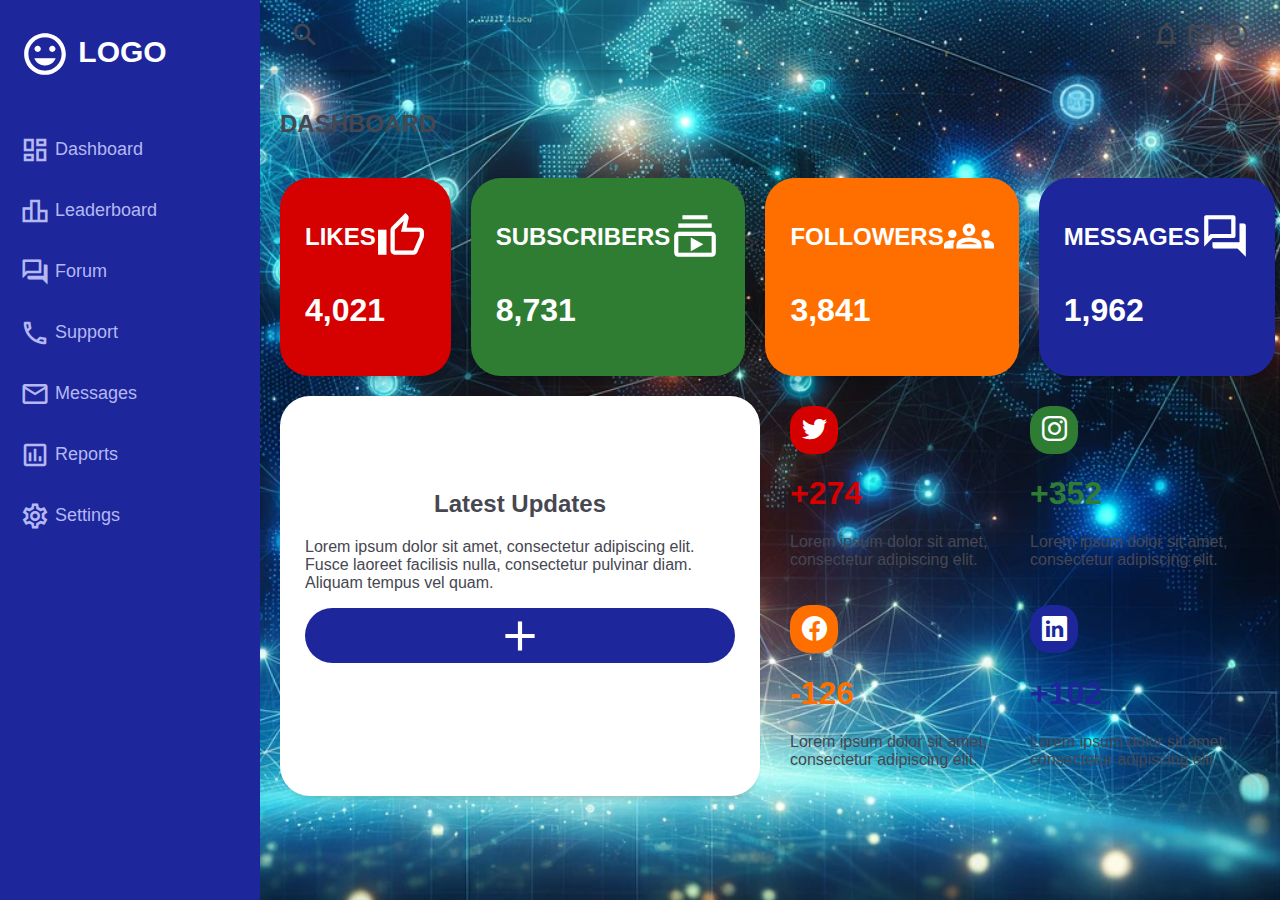
<file: social_dashboard/index.html>
<!DOCTYPE html>
<html lang="en">
  <head>
    <meta charset="utf-8" />
    <meta name="viewport" content="width=device-width,initial-scale=1.0" />
    <title>Admin Dashboard</title>

    <!-- Open Sans Font -->
    <link
      href="https://fonts.googleapis.com/css2?family=Open+Sans:wght@100;200;300;400;500;600;700;800;900&display=swap"
      rel="stylesheet"
    />

    <!-- Material Icons -->
    <link
      href="https://fonts.googleapis.com/icon?family=Material+Icons+Outlined"
      rel="stylesheet"
    />

    <!-- Bootstrap Icons -->
    <link
      rel="stylesheet"
      href="https://cdn.jsdelivr.net/npm/bootstrap-icons@1.10.3/font/bootstrap-icons.css"
    />

    <!-- Custom CSS -->
    <link rel="stylesheet" href="style.css" />
  </head>
  <body>
    <div class="grid-container">
      <!-- Header -->
      <header class="header">
        <div class="menu-icon" onclick="openSidebar()">
          <span class="material-icons-outlined">menu</span>
        </div>
        <div class="header-left">
          <span class="material-icons-outlined">search</span>
        </div>
        <div class="header-right">
          <span class="material-icons-outlined">notifications</span>
          <span class="material-icons-outlined">email</span>
          <span class="material-icons-outlined">account_circle</span>
        </div>
      </header>
      <!-- End Header -->

      <!-- Sidebar -->
      <aside id="sidebar">
        <div class="sidebar-title">
          <div class="sidebar-brand">
            <span class="material-icons-outlined">mood</span> LOGO
          </div>
          <span class="material-icons-outlined" onclick="closeSidebar()"
            >close</span
          >
        </div>

        <ul class="sidebar-list">
          <li class="sidebar-list-item">
            <a href="#">
              <span class="material-icons-outlined">dashboard</span> Dashboard
            </a>
          </li>
          <li class="sidebar-list-item">
            <a href="#">
              <span class="material-icons-outlined">leaderboard</span>
              Leaderboard
            </a>
          </li>
          <li class="sidebar-list-item">
            <a href="#">
              <span class="material-icons-outlined">forum</span> Forum
            </a>
          </li>
          <li class="sidebar-list-item">
            <a href="#">
              <span class="material-icons-outlined">phone</span> Support
            </a>
          </li>
          <li class="sidebar-list-item">
            <a href="#">
              <span class="material-icons-outlined">email</span> Messages
            </a>
          </li>
          <li class="sidebar-list-item">
            <a href="#">
              <span class="material-icons-outlined">poll</span> Reports
            </a>
          </li>
          <li class="sidebar-list-item">
            <a href="#">
              <span class="material-icons-outlined">settings</span> Settings
            </a>
          </li>
        </ul>
      </aside>
      <!-- End Sidebar -->

      <!-- Main -->
      <main class="main-container">
        <div class="main-title">
          <h2>DASHBOARD</h2>
        </div>

        <div class="main-cards">
          <div class="card">
            <div class="card-inner">
              <h2>LIKES</h2>
              <span class="material-icons-outlined">thumb_up</span>
            </div>
            <h1>4,021</h1>
          </div>

          <div class="card">
            <div class="card-inner">
              <h2>SUBSCRIBERS</h2>
              <span class="material-icons-outlined">subscriptions</span>
            </div>
            <h1>8,731</h1>
          </div>

          <div class="card">
            <div class="card-inner">
              <h2>FOLLOWERS</h2>
              <span class="material-icons-outlined">groups</span>
            </div>
            <h1>3,841</h1>
          </div>

          <div class="card">
            <div class="card-inner">
              <h2>MESSAGES</h2>
              <span class="material-icons-outlined">forum</span>
            </div>
            <h1>1,962</h1>
          </div>
        </div>

        <div class="products">
          <div class="product-card">
            <h2 class="product-description">Latest Updates</h2>
            <p class="text-secondary">
              Lorem ipsum dolor sit amet, consectetur adipiscing elit. Fusce
              laoreet facilisis nulla, consectetur pulvinar diam. Aliquam tempus
              vel quam.
            </p>
            <button type="button" class="product-button">
              <span class="material-icons-outlined">add</span>
            </button>
          </div>

          <div class="social-media">
            <div class="product">
              <div>
                <div class="product-icon background-red">
                  <i class="bi bi-twitter"></i>
                </div>
                <h1 class="text-red">+274</h1>
                <p class="text-secondary">
                  Lorem ipsum dolor sit amet, consectetur adipiscing elit.
                </p>
              </div>

              <div>
                <div class="product-icon background-green">
                  <i class="bi bi-instagram"></i>
                </div>
                <h1 class="text-green">+352</h1>
                <p class="text-secondary">
                  Lorem ipsum dolor sit amet, consectetur adipiscing elit.
                </p>
              </div>

              <div>
                <div class="product-icon background-orange">
                  <i class="bi bi-facebook"></i>
                </div>
                <h1 class="text-orange">-126</h1>
                <p class="text-secondary">
                  Lorem ipsum dolor sit amet, consectetur adipiscing elit.
                </p>
              </div>

              <div>
                <div class="product-icon background-blue">
                  <i class="bi bi-linkedin"></i>
                </div>
                <h1 class="text-blue">+102</h1>
                <p class="text-secondary">
                  Lorem ipsum dolor sit amet, consectetur adipiscing elit.
                </p>
              </div>
            </div>
          </div>
        </div>
      </main>
      <!-- End Main -->
    </div>

    <!-- Scripts -->
    <!-- Custom JS -->
    <script src="app.js"></script>
  </body>
</html>
</file>
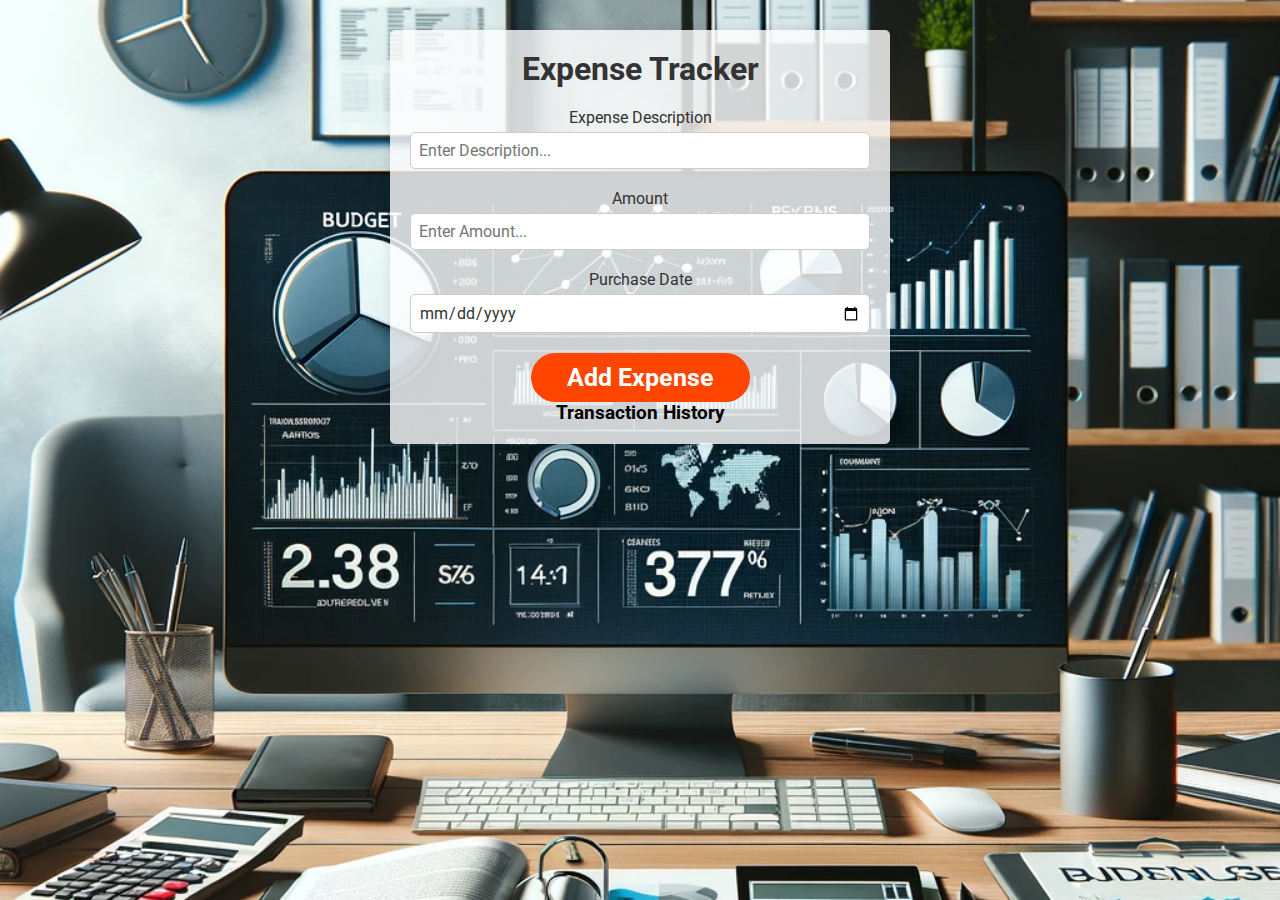
<file: Expense Tracker/expense_tracker/index.html>
<!DOCTYPE html>
<html lang="en">
  <head>
    <meta charset="UTF-8" />
    <meta name="viewport" content="width=device-width, initial-scale=1.0" />
    <title>Expense Tracker</title>
    <link rel="stylesheet" href="style.css" />
  </head>
  <body>
    <div class="container">
      <h1 class="text-center">Expense Tracker</h1>
      <form id="expense-form">
        <div class="form-control">
          <label for="text">Expense Description</label>
          <input
            type="text"
            id="text"
            placeholder="Enter Description..."
            class="text-input"
          />
        </div>
        <div class="form-control">
          <label for="amount">Amount </label>
          <input
            type="number"
            id="amount"
            placeholder="Enter Amount..."
            class="text-input"
          />
        </div>
        <div class="form-control">
          <label for="date">Purchase Date</label>
          <input type="date" id="date" class="text-input" />
        </div>
        <button class="btn btn-md">Add Expense</button>
      </form>
      <h3 class="text-center">Transaction History</h3>
      <ul id="list" class="list"></ul>
    </div>

    <script src="script.js"></script>
  </body>
</html>
</file>
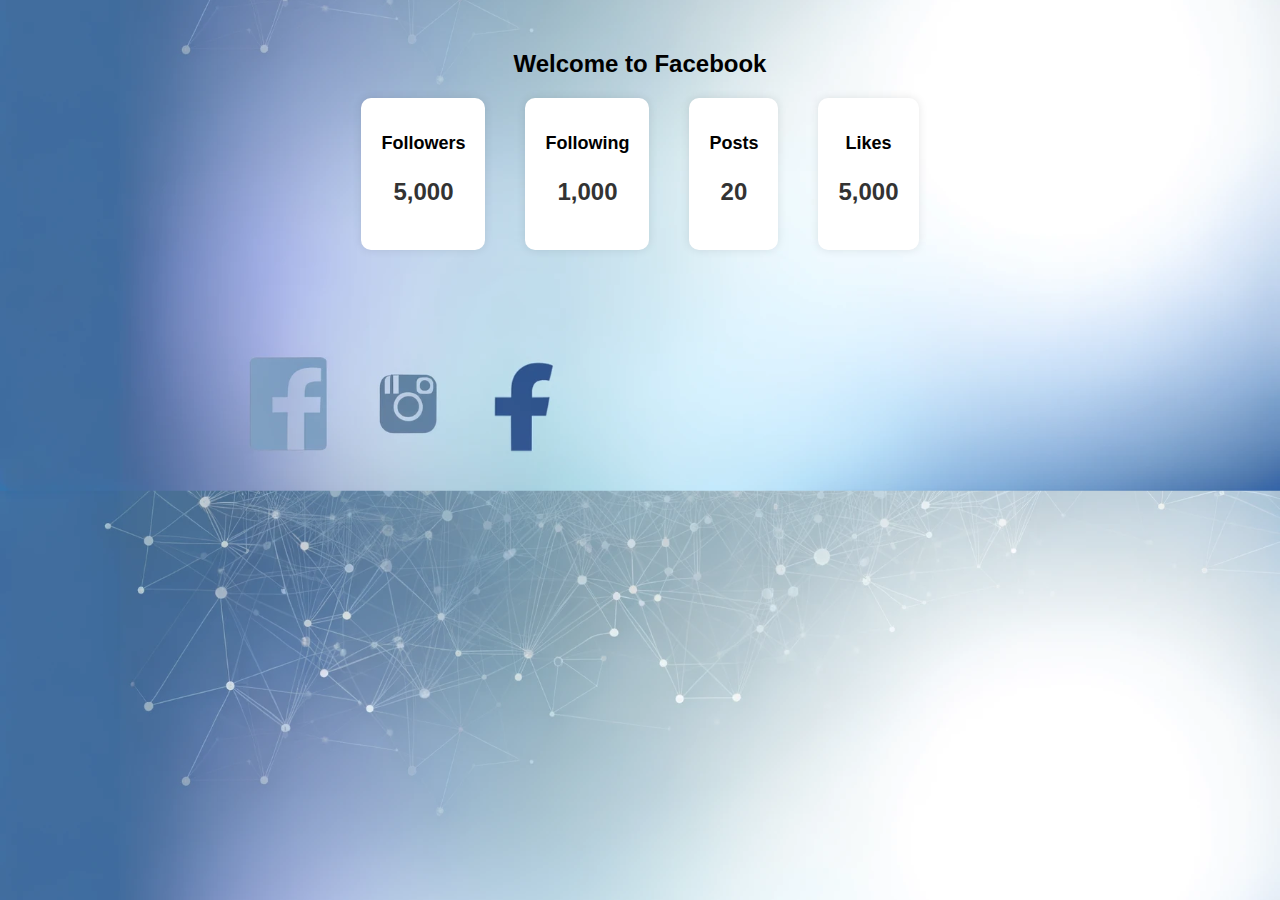
<file: social_dashboard/facebook.html>
<!DOCTYPE html>
<html lang="en">
<head>
  <meta charset="UTF-8">
  <meta name="viewport" content="width=device-width, initial-scale=1.0">
  <title>Facebook</title>
  <link rel="stylesheet" href="social.css">
</head>
<body>
  <div class="social-container">
    <h1>Welcome to Facebook</h1>
    <div class="follower-info">
      <div class="followers">
        <h2>Followers</h2>
        <p>5,000</p>
      </div>
      <div class="following">
        <h2>Following</h2>
        <p>1,000</p>
      </div>
      <div class="following">
        <h2>Posts</h2>
        <p>20</p>
      </div>
      <div class="following">
        <h2>Likes</h2>
        <p>5,000</p>
      </div
    </div>
  </div>
</body>
</html>
</file>
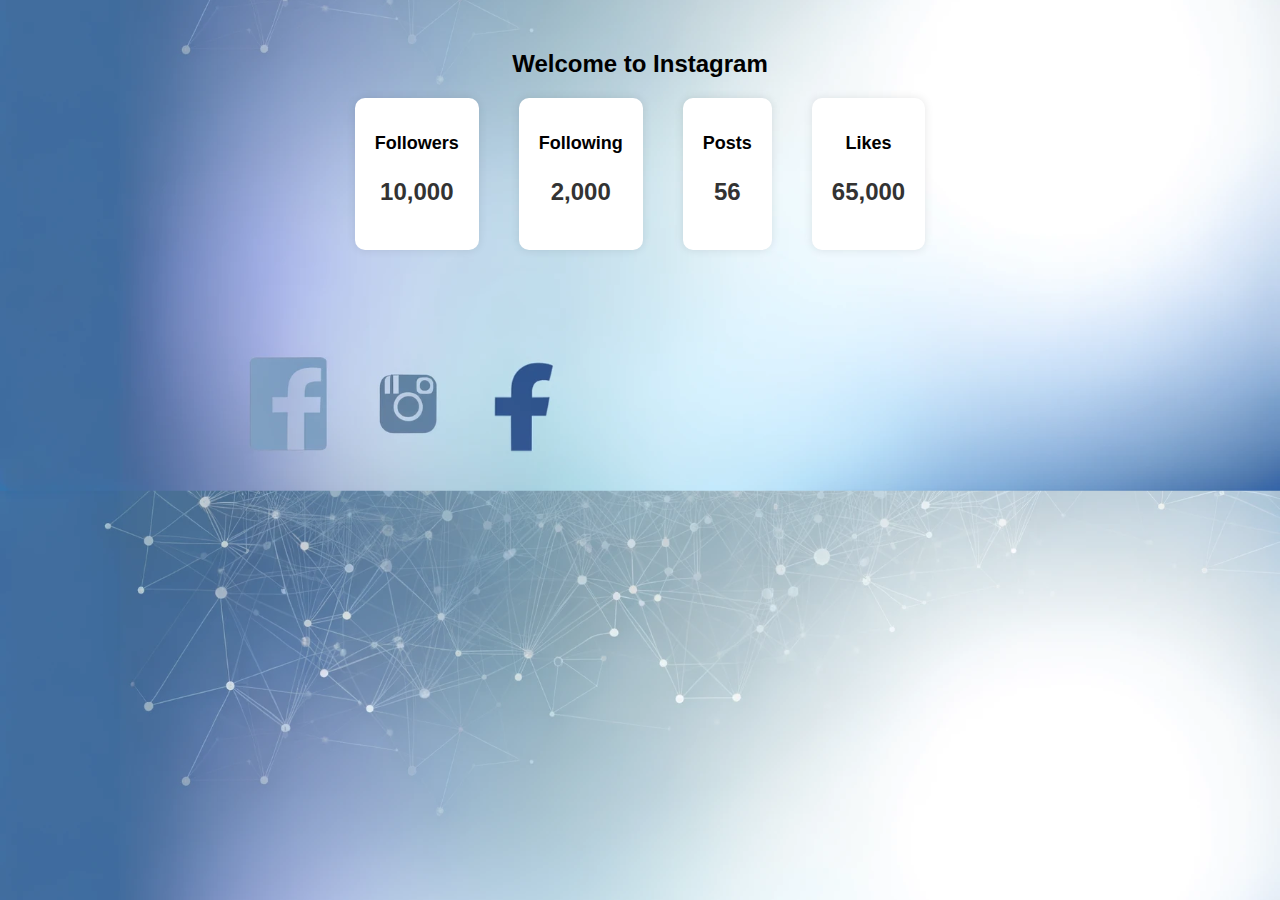
<file: social_dashboard/instagram.html>
<!DOCTYPE html>
<html lang="en">
  <head>
    <meta charset="UTF-8" />
    <meta name="viewport" content="width=device-width, initial-scale=1.0" />
    <title>Instagram</title>
    <link rel="stylesheet" href="social.css" />
  </head>
  <body>
    <div class="social-container">
      <h1>Welcome to Instagram</h1>
      <div class="follower-info">
        <div class="followers">
          <h2>Followers</h2>
          <p>10,000</p>
        </div>
        <div class="following">
          <h2>Following</h2>
          <p>2,000</p>
        </div>
        <div class="following">
          <h2>Posts</h2>
          <p>56</p>
        </div>
        <div class="following">
          <h2>Likes</h2>
          <p>65,000</p>
        </div>
      </div>
    </div>
  </body>
</html>
</file>
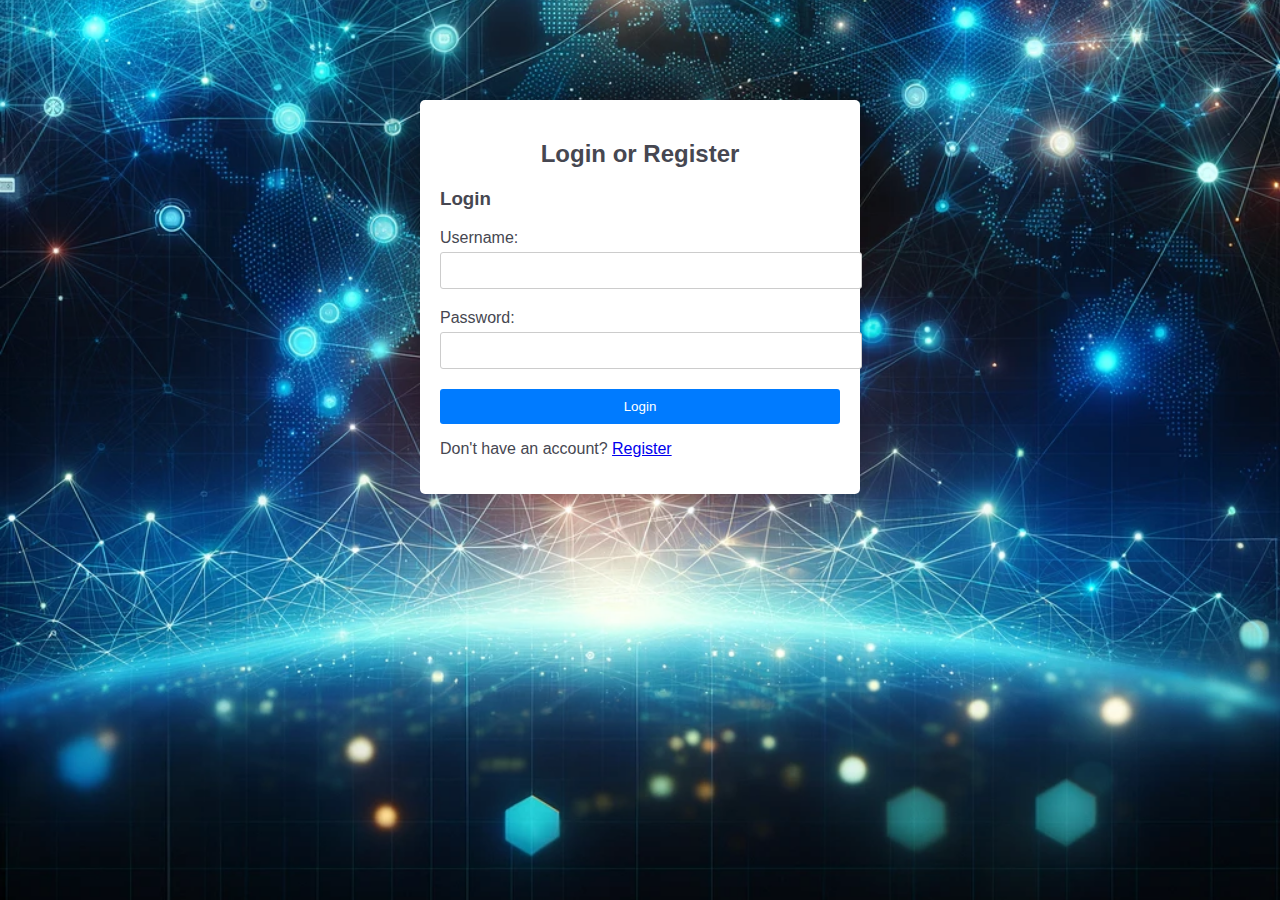
<file: social_dashboard/login.html>
<!DOCTYPE html>
<html lang="en">
<head>
  <meta charset="UTF-8">
  <meta name="viewport" content="width=device-width, initial-scale=1.0">
  <title>Login</title>
  <link rel="stylesheet" href="style.css">
</head>
<body>
  <div class="login-container">
    <h2>Login or Register</h2>
    <div id="login-form-container">
      <h3>Login</h3>
      <form id="login-form">
        <div class="form-group">
          <label for="login-username">Username:</label>
          <input type="text" id="login-username" name="login-username" required>
        </div>
        <div class="form-group">
          <label for="login-password">Password:</label>
          <input type="password" id="login-password" name="login-password" required>
        </div>
        <button type="submit">Login</button>
      </form>
      <p id="login-error-message" class="error-message"></p>
    </div>
    <div id="register-form-container" style="display: none;">
      <h3>Register</h3>
      <form id="register-form">
        <div class="form-group">
          <label for="register-username">Username:</label>
          <input type="text" id="register-username" name="register-username" required>
        </div>
        <div class="form-group">
          <label for="register-password">Password:</label>
          <input type="password" id="register-password" name="register-password" required>
        </div>
        <button type="submit">Register</button>
      </form>
      <p id="register-success-message" class="success-message" style="display: none;">Registration successful. You can now login.</p>
      <p id="register-error-message" class="error-message"></p>
    </div>
    <p id="toggle-register-link">Don't have an account? <a href="#" onclick="toggleRegisterForm()">Register</a></p>
  </div>

  <script src="login.js"></script>
</body>
</html>
</file>
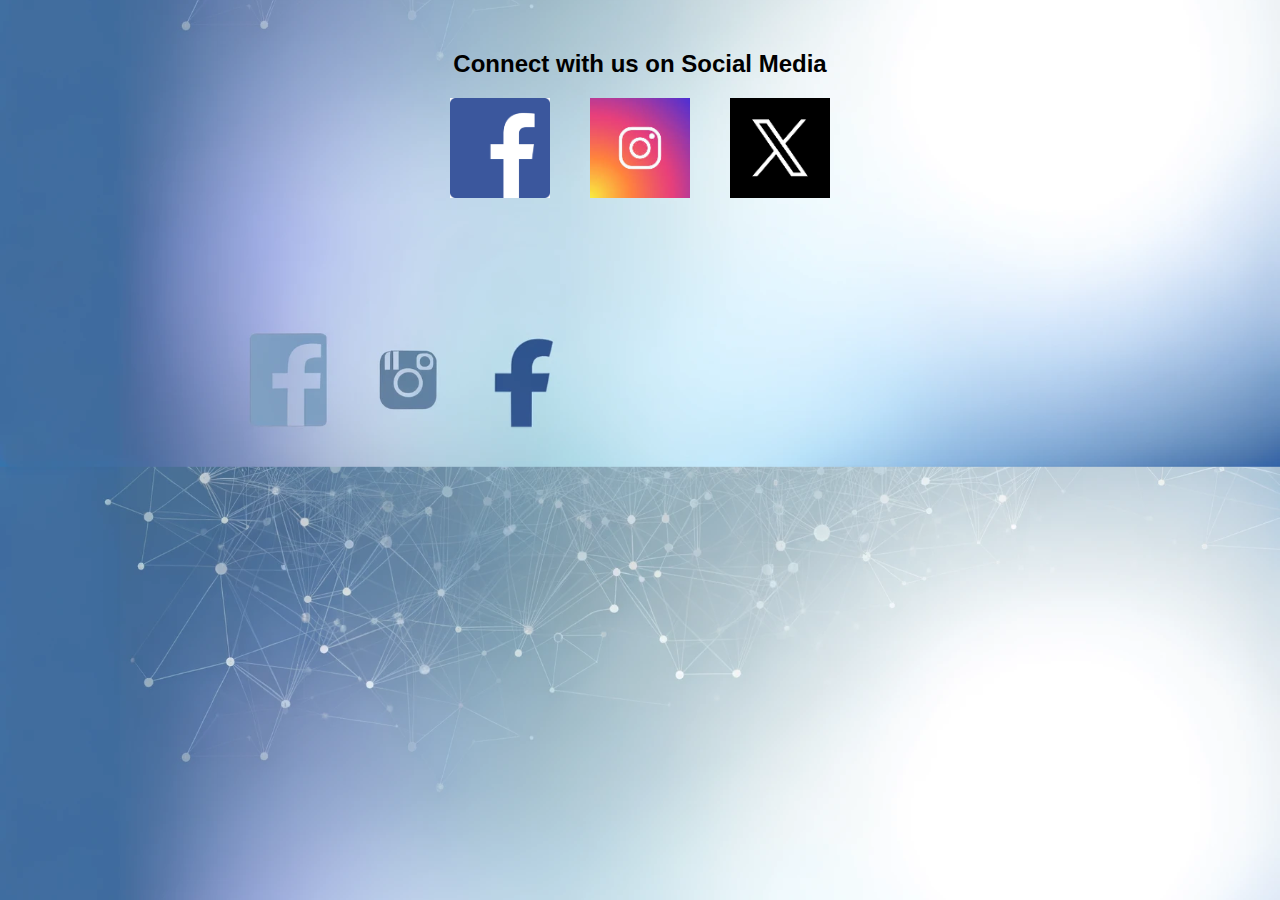
<file: social_dashboard/social.html>
<!DOCTYPE html>
<html lang="en">
<head>
  <meta charset="UTF-8">
  <meta name="viewport" content="width=device-width, initial-scale=1.0">
  <title>Social Media</title>
  <link rel="stylesheet" href="social.css">
</head>
<body>
  <div class="social-container">
    <h1>Connect with us on Social Media</h1>
    <div class="social-links">
      <a href="facebook.html" class="social-link" id="facebook-link"><img src="facebook.png" alt="Facebook"></a>
      <a href="instagram.html" class="social-link" id="instagram-link"><img src="instagram.png" alt="Instagram"></a>
      <a href="twitter.html" class="social-link" id="twitter-link"><img src="twitter.png" alt="Twitter"></a>
    </div>
  </div>

  <script src="social.js"></script>
</body>
</html>
</file>
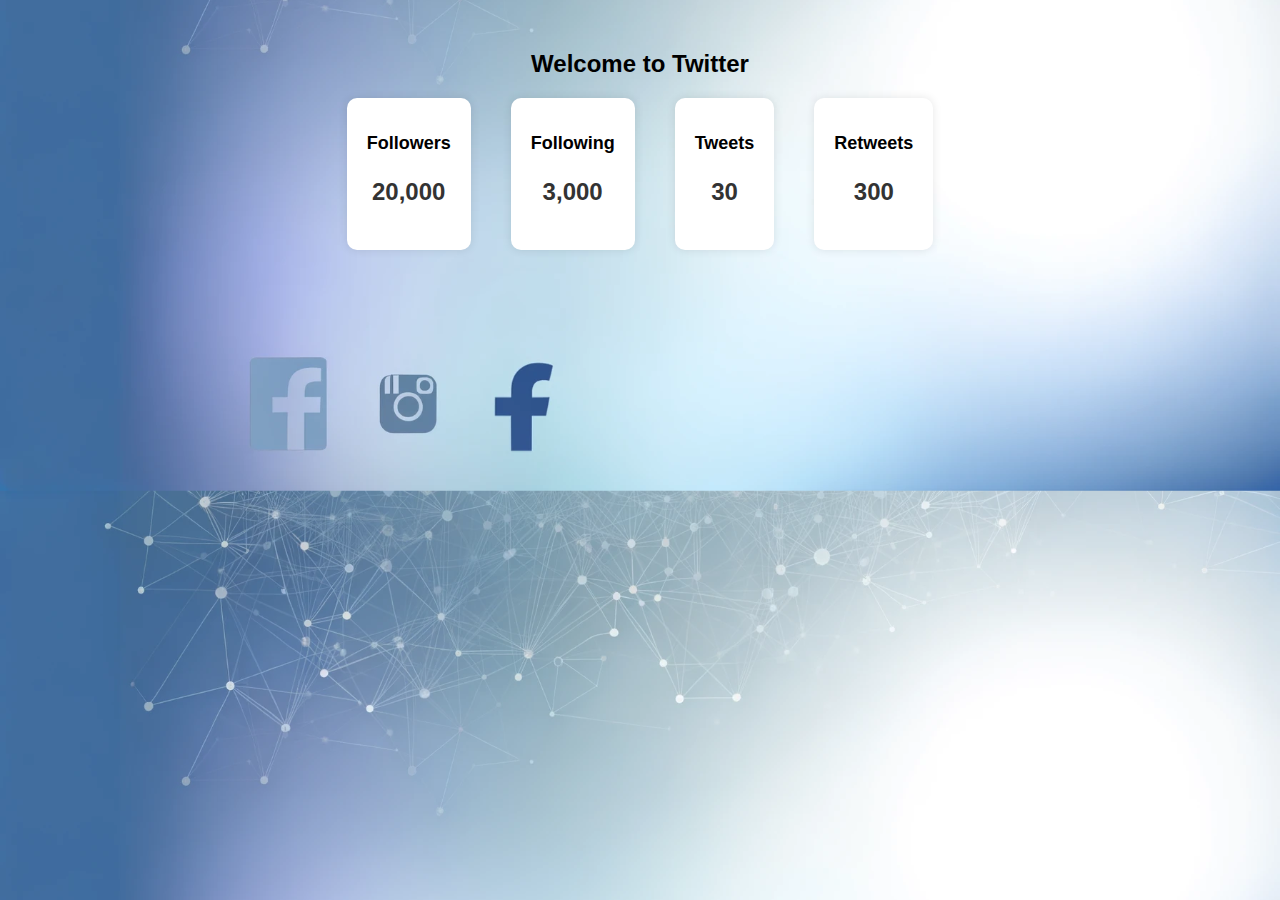
<file: social_dashboard/twitter.html>
<!DOCTYPE html>
<html lang="en">
  <head>
    <meta charset="UTF-8" />
    <meta name="viewport" content="width=device-width, initial-scale=1.0" />
    <title>Twitter</title>
    <link rel="stylesheet" href="social.css" />
  </head>
  <body>
    <div class="social-container">
      <h1>Welcome to Twitter</h1>
      <div class="follower-info">
        <div class="followers">
          <h2>Followers</h2>
          <p>20,000</p>
        </div>
        <div class="following">
          <h2>Following</h2>
          <p>3,000</p>
        </div>
        <div class="following">
          <h2>Tweets</h2>
          <p>30</p>
        </div>
        <div class="following">
          <h2>Retweets</h2>
          <p>300</p>
        </div>
      </div>
    </div>
  </body>
</html>
</file>
<file: social_dashboard/style.css>
body {
  margin: 0;
  padding: 0;
  box-sizing: border-box;
  background-color: rgb(247, 246, 252);
  color: rgb(70, 71, 81);
  font-family: "Open Sans", sans-serif;
  background-image: url('login.jpeg'); /* Add your image path here */
  background-size: cover; /* Cover the entire page */
  background-position: center; /
}

.material-icons-outlined {
  vertical-align: middle;
  line-height: 1px;
  font-size: 30px;
}

.text-secondary {
  color: rgb(70, 71, 81);
}

.text-blue {
  color: rgb(29, 38, 154);
}

.background-blue {
  background-color: rgb(29, 38, 154);
}

.text-red {
  color: rgb(213, 0, 0);
}

.background-red {
  background-color: rgb(213, 0, 0);
}

.text-green {
  color: rgb(46, 125, 50);
}

.background-green {
  background-color: rgb(46, 125, 50);
}

.text-orange {
  color: rgb(255, 111, 0);
}

.background-orange {
  background-color: rgb(255, 111, 0);
}

.grid-container {
  display: grid;
  grid-template-columns: 260px 1fr 1fr 1fr;
  grid-template-rows: 0.2fr 3fr;
  grid-template-areas:
    "sidebar header header header"
    "sidebar main main main";
  height: 100vh;
}

/* ---------- HEADER ---------- */

.header {
  grid-area: header;
  height: 70px;
  display: flex;
  align-items: center;
  justify-content: space-between;
  padding: 0 30px 0 30px;
  box-shadow: 0 6px 7px -4px rgba(0, 0, 0, 0.2);
}

.menu-icon {
  display: none;
}

/* ---------- SIDEBAR ---------- */

#sidebar {
  grid-area: sidebar;
  height: 100%;
  background-color: rgb(29, 38, 154);
  color: rgb(255, 255, 255);
  overflow-y: auto;
  transition: all 0.5s;
  -webkit-transition: all 0.5s;
}

.sidebar-title {
  display: flex;
  justify-content: space-between;
  align-items: center;
  padding: 20px 20px 20px 20px;
  margin-bottom: 30px;
}

.sidebar-title > span {
  display: none;
}

.sidebar-brand {
  margin-top: 15px;
  font-size: 30px;
  font-weight: 700;
}

.sidebar-brand > .material-icons-outlined {
  font-size: 50px;
}

.sidebar-list {
  padding: 0;
  margin-top: 15px;
  list-style-type: none;
}

.sidebar-list-item {
  padding: 20px 20px 20px 20px;
  font-size: 18px;
}

.sidebar-list-item:hover {
  background-color: rgba(255, 255, 255, 0.2);
  cursor: pointer;
}

.sidebar-list-item > a {
  text-decoration: none;
  color: rgb(180, 184, 244);
}

.sidebar-responsive {
  display: inline !important;
  position: absolute;
}

/* ---------- MAIN ---------- */

.main-container {
  grid-area: main;
  overflow-y: auto;
  padding: 20px 20px;
}

.main-title {
  display: flex;
  justify-content: space-between;
}

.main-cards {
  display: grid;
  grid-template-columns: 1fr 1fr 1fr 1fr;
  gap: 20px;
  margin: 20px 0;
}

.card {
  display: flex;
  flex-direction: column;
  justify-content: space-around;
  padding: 25px;
  color: rgb(255, 255, 255);
  border-radius: 30px;
  box-shadow: 0 6px 7px -4px rgba(0, 0, 0, 0.2);
}

.card:first-child {
  background-color: rgb(213, 0, 0);
}

.card:nth-child(2) {
  background-color: rgb(46, 125, 50);
}

.card:nth-child(3) {
  background-color: rgb(255, 111, 0);
}

.card:nth-child(4) {
  background-color: rgb(29, 38, 154);
}

.card-inner {
  display: flex;
  align-items: center;
  justify-content: space-between;
}

.card-inner > span {
  font-size: 50px;
}

.products {
  display: grid;
  grid-template-columns: 1fr 1fr;
  gap: 20px;
}

.product-card {
  height: 350px;
  background-color: rgb(255, 255, 255);
  padding: 25px;
  border-radius: 30px;
  box-shadow: 0 6px 7px -4px rgba(0, 0, 0, 0.2);
}

.product-description {
  padding-top: 50px;
}

.product-button {
  background-color: rgb(29, 38, 154);
  color: rgb(255, 255, 255);
  padding: 20px;
  border-radius: 30px;
}

.product-button > .material-icons-outlined {
  font-size: 50px;
}

.social-media {
  height: 350px;
  padding: 10px;
}

.product {
  display: grid;
  grid-template-columns: 1fr 1fr;
  gap: 20px;
}

.product-icon {
  color: rgb(255, 255, 255);
  width: 48px;
  height: 48px;
  display: flex;
  align-items: center;
  justify-content: center;
  border-radius: 20px;
}

.product-icon > .bi {
  font-size: 25px;
}

/* ---------- MEDIA QUERIES ---------- */

/* Medium <= 992px */
@media screen and (max-width: 992px) {
  .grid-container {
    grid-template-columns: 1fr;
    grid-template-rows: 0.2fr 3fr;
    grid-template-areas:
      "header"
      "main";
  }

  #sidebar {
    display: none;
  }

  .menu-icon {
    display: inline;
  }

  .sidebar-title > span {
    display: inline;
  }
}

/* Small <= 768px */
@media screen and (max-width: 768px) {
  .main-cards {
    grid-template-columns: 1fr;
    gap: 10px;
    margin-bottom: 0;
  }

  .products {
    grid-template-columns: 1fr;
    margin-top: 30px;
  }
}

/* Extra Small <= 576px */
@media screen and (max-width: 576px) {
  .header-left {
    display: none;
  }
}
body {
  margin: 0;
  padding: 0;
  font-family: Arial, sans-serif;
  background-color: #f2f2f2;
}

.login-container {
  max-width: 400px;
  margin: 100px auto;
  padding: 20px;
  background-color: #fff;
  border-radius: 5px;
  box-shadow: 0 0 10px rgba(0, 0, 0, 0.1);
}

h2 {
  text-align: center;
}

.form-group {
  margin-bottom: 20px;
}

label {
  display: block;
  margin-bottom: 5px;
}

input[type="text"],
input[type="password"] {
  width: 100%;
  padding: 10px;
  border: 1px solid #ccc;
  border-radius: 3px;
}

button {
  width: 100%;
  padding: 10px;
  background-color: #007bff;
  color: #fff;
  border: none;
  border-radius: 3px;
  cursor: pointer;
}

button:hover {
  background-color: #0056b3;
}

.error-message {
  color: #ff0000;
  text-align: center;
}
</file>
<file: Expense Tracker/expense_tracker/style.css>
@import url("https://fonts.googleapis.com/css2?family=Roboto:wght@100;300;400;500;700&display=swap");

* {
  margin: 0;
  padding: 0;
  box-sizing: border-box;
  font-family: "Roboto", sans-serif;
}

body {
  background-image: url("1.jpeg");
  background-size: cover;
  background-repeat: no-repeat;
  background-position: center;
  background-attachment: fixed; /* This will make sure the image doesn't scroll with the content */
}

.container {
  max-width: 500px;
  margin: 30px auto;
  padding: 20px;
  background-color: rgba(255, 255, 255, 0.8); /* Semi-transparent white */
  border-radius: 5px;
  box-shadow: 0 0 10px rgba(0, 0, 0, 0.1);
  text-align: center;
  position: relative; /* Added to position in front of the background */
}

h1 {
  margin-bottom: 20px;
  color: #333; /* Ensuring the title is visible against lighter backgrounds */
}

.form-control {
  margin-bottom: 20px;
}

.form-control label {
  display: block;
  margin-bottom: 5px;
  color: #333; /* For visibility */
}

.form-control input {
  width: 100%;
  padding: 8px;
  font-size: 16px;
  border-radius: 5px;
  border: 1px solid #ccc;
  background-color: #fff; /* Added for visibility */
  color: #333; /* For visibility */
}

.btn {
  display: inline-block;
  padding: 10px 36px;
  background-color: orangered;
  color: #fff; /* Changed to white for better contrast */
  border: none; /* Removed border for a cleaner look */
  border-radius: 50px;
  cursor: pointer;
  font-size: 25px;
  font-weight: bold;
  transition: all 0.3s ease;
}

.btn:hover {
  color: orangered;
  background-color: #fff; /* Switch to a solid white background on hover */
}

.list {
  list-style-type: none;
}

.list li {
  padding: 10px;
  border-bottom: 1px solid #ccc; /* Lightened the border color for subtlety */
  background-color: #fff; /* Added for visibility */
  color: #333; /* For visibility */
}

.list li:last-child {
  border-bottom: none;
}
</file>
<file: social_dashboard/social.css>
body {
    margin: 0;
    padding: 0;
    font-family: Arial, sans-serif;
    background-color: #f7f7f7;
    background-image: url('social.jpeg'); /* Add your image path here */
  background-size: cover; /* Cover the entire page */
  background-position: center; /
  }
  
  .social-container {
    text-align: center;
    margin-top: 50px;
  }
  
  .social-container h1 {
    font-size: 24px;
    margin-bottom: 20px;
  }
  
  .social-links {
    display: flex;
    justify-content: center;
  }
  
  .social-link {
    display: inline-block;
    margin: 0 20px;
    text-decoration: none; /* Remove underline from links */
  }
  
  .social-link img {
    width: 100px;
    height: auto;
    transition: transform 0.3s ease; /* Add smooth transition effect */
  }
  
  .social-link img:hover {
    transform: scale(1.2); /* Scale up the image on hover */
  }
  body {
    margin: 0;
    padding: 0;
    font-family: Arial, sans-serif;
    background-color: #f7f7f7;
  }
  
  .social-container {
    text-align: center;
    margin-top: 50px;
  }
  
  .social-container h1 {
    font-size: 24px;
    margin-bottom: 20px;
  }
  
  .follower-info {
    display: flex;
    justify-content: center;
  }
  
  .follower-info .followers,
  .follower-info .following {
    margin: 0 20px;
    padding: 20px;
    background-color: #ffffff;
    border-radius: 10px;
    box-shadow: 0 0 10px rgba(0, 0, 0, 0.1);
  }
  
  .follower-info h2 {
    font-size: 18px;
    margin-bottom: 10px;
  }
  
  .follower-info p {
    font-size: 24px;
    font-weight: bold;
    color: #333333;
  }
</file>
